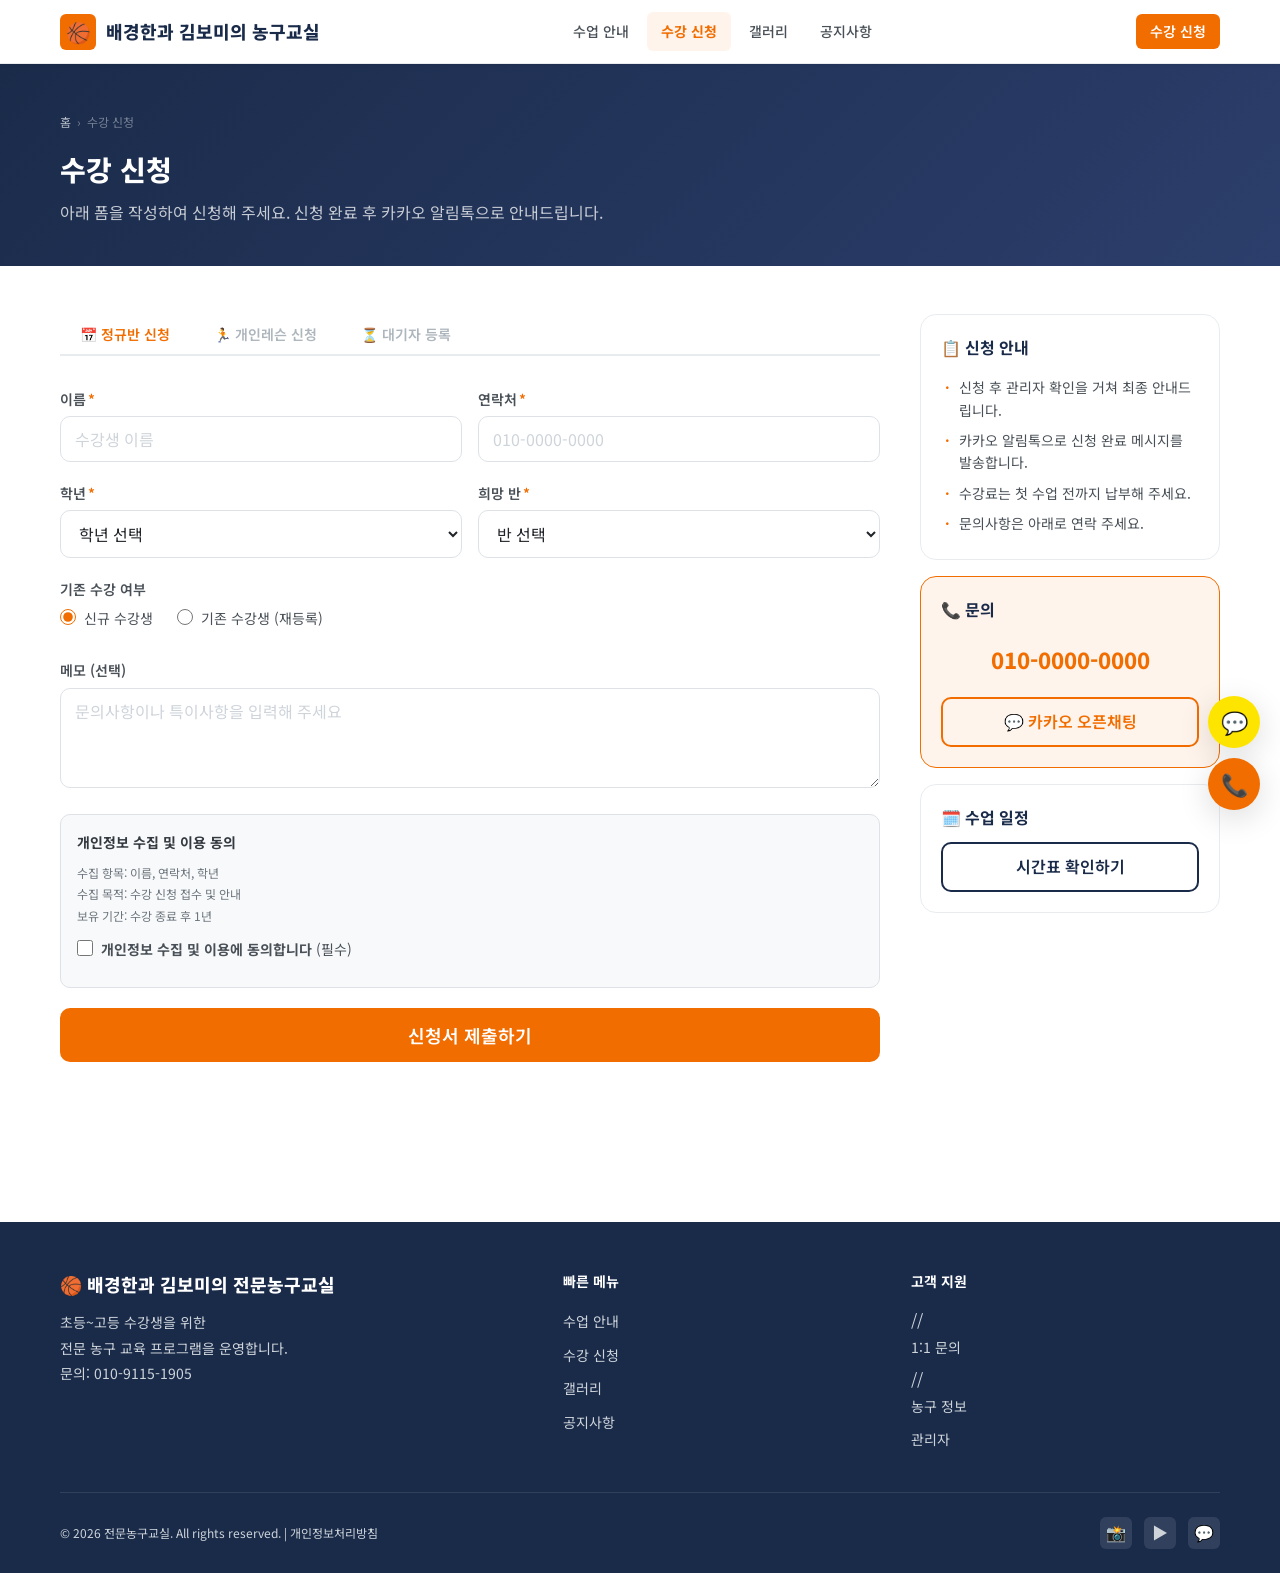
<file: v1/apply/index.html>
<!DOCTYPE html>
<html lang="ko">
<head>
  <meta charset="UTF-8">
  <meta name="viewport" content="width=device-width, initial-scale=1.0">
  <title>수강 신청 — 전문농구교실</title>
  <link rel="preconnect" href="https://fonts.googleapis.com">
  <link href="https://fonts.googleapis.com/css2?family=Noto+Sans+KR:wght@400;500;600;700;800&display=swap" rel="stylesheet">
  <link rel="stylesheet" href="../assets/css/common.css">
  <link rel="stylesheet" href="../assets/css/components.css">
  <link rel="stylesheet" href="../assets/css/pages/apply.css">
</head>
<body>
  <div id="header-placeholder"></div>
  <main>
    <section class="page-hero">
      <div class="container">
        <div class="breadcrumb"><a href="../">홈</a><span>›</span><span>수강 신청</span></div>
        <h1>수강 신청</h1>
        <p>아래 폼을 작성하여 신청해 주세요. 신청 완료 후 카카오 알림톡으로 안내드립니다.</p>
      </div>
    </section>
    <div class="container apply-wrap">
      <div class="apply-main">
        <!-- 신청 타입 탭 -->
        <div class="tab-wrap">
          <button class="tab-item active" data-tab="regular">📅 정규반 신청</button>
          <button class="tab-item" data-tab="lesson">🏃 개인레슨 신청</button>
          <button class="tab-item" data-tab="waitlist">⏳ 대기자 등록</button>
        </div>

        <!-- 정규반 신청 폼 -->
        <div id="tab-regular" class="tab-content">
          <form id="applyForm" class="apply-form" novalidate>
            <div class="form-row">
              <div class="form-group">
                <label class="form-label">이름<span class="required">*</span></label>
                <input type="text" class="form-control" id="applyName" placeholder="수강생 이름">
              </div>
              <div class="form-group">
                <label class="form-label">연락처<span class="required">*</span></label>
                <input type="tel" class="form-control" id="applyPhone" placeholder="010-0000-0000">
              </div>
            </div>
            <div class="form-row">
              <div class="form-group">
                <label class="form-label">학년<span class="required">*</span></label>
                <select class="form-control" id="applyGrade">
                  <option value="">학년 선택</option>
                  <option>초등 1학년</option><option>초등 2학년</option><option>초등 3학년</option>
                  <option>초등 4학년</option><option>초등 5학년</option><option>초등 6학년</option>
                  <option>중학교 1학년</option><option>중학교 2학년</option><option>중학교 3학년</option>
                  <option>고등학교 1학년</option><option>고등학교 2학년</option><option>고등학교 3학년</option>
                </select>
              </div>
              <div class="form-group">
                <label class="form-label">희망 반<span class="required">*</span></label>
                <select class="form-control" id="applyClass">
                  <option value="">반 선택</option>
                  <option value="1">초등 기초반 A (화·목 16:00)</option>
                  <option value="2">초등 기초반 B (월·수 16:00)</option>
                  <option value="3">초등 심화반 (화·목·토 17:30)</option>
                  <option value="4">중등반 (월·수·금 18:00)</option>
                  <option value="5">고등반 (화·목 20:00)</option>
                </select>
              </div>
            </div>
            <div class="form-group">
              <label class="form-label">기존 수강 여부</label>
              <div class="form-check-wrap">
                <div class="form-check">
                  <input type="radio" name="existing" id="existNo" value="no" checked>
                  <label for="existNo">신규 수강생</label>
                </div>
                <div class="form-check">
                  <input type="radio" name="existing" id="existYes" value="yes">
                  <label for="existYes">기존 수강생 (재등록)</label>
                </div>
              </div>
            </div>
            <div class="form-group">
              <label class="form-label">메모 (선택)</label>
              <textarea class="form-control" id="applyMemo" placeholder="문의사항이나 특이사항을 입력해 주세요" rows="3"></textarea>
            </div>
            <div class="form-group privacy-box">
              <p class="privacy-title">개인정보 수집 및 이용 동의</p>
              <div class="privacy-content">
                수집 항목: 이름, 연락처, 학년<br>
                수집 목적: 수강 신청 접수 및 안내<br>
                보유 기간: 수강 종료 후 1년
              </div>
              <div class="form-check" style="margin-top:12px">
                <input type="checkbox" id="privacyAgree">
                <label for="privacyAgree"><strong>개인정보 수집 및 이용에 동의합니다</strong> (필수)</label>
              </div>
            </div>
            <button type="submit" class="btn btn-primary btn-lg btn-full">신청서 제출하기</button>
          </form>
        </div>

        <!-- 개인레슨 신청 폼 -->
        <div id="tab-lesson" class="tab-content" style="display:none">
          <form id="lessonForm" class="apply-form" novalidate>
            <div class="form-row">
              <div class="form-group">
                <label class="form-label">이름<span class="required">*</span></label>
                <input type="text" class="form-control" id="lessonName" placeholder="수강생 이름">
              </div>
              <div class="form-group">
                <label class="form-label">연락처<span class="required">*</span></label>
                <input type="tel" class="form-control" id="lessonPhone" placeholder="010-0000-0000">
              </div>
            </div>
            <div class="form-row">
              <div class="form-group">
                <label class="form-label">희망 코치<span class="required">*</span></label>
                <select class="form-control" id="lessonCoach">
                  <option value="">코치 선택</option>
                  <option>김민준 코치 (가드 전문)</option>
                  <option>이서연 코치 (포워드·체력)</option>
                  <option>박동현 코치 (센터·수비)</option>
                </select>
              </div>
              <div class="form-group">
                <label class="form-label">학년</label>
                <input type="text" class="form-control" id="lessonGrade" placeholder="예: 초등 5학년">
              </div>
            </div>
            <div class="form-row">
              <div class="form-group">
                <label class="form-label">희망 날짜<span class="required">*</span></label>
                <input type="date" class="form-control" id="lessonDate">
              </div>
              <div class="form-group">
                <label class="form-label">희망 시간<span class="required">*</span></label>
                <input type="time" class="form-control" id="lessonTime">
              </div>
            </div>
            <div class="form-group">
              <label class="form-label">레슨 목적 / 요청사항</label>
              <textarea class="form-control" id="lessonMemo" placeholder="집중적으로 개선하고 싶은 부분을 알려주세요" rows="3"></textarea>
            </div>
            <div class="form-group privacy-box">
              <p class="privacy-title">개인정보 수집 및 이용 동의</p>
              <div class="privacy-content">수집 항목: 이름, 연락처 / 수집 목적: 레슨 신청 접수 / 보유 기간: 수강 종료 후 1년</div>
              <div class="form-check" style="margin-top:12px">
                <input type="checkbox" id="lessonPrivacy">
                <label for="lessonPrivacy"><strong>개인정보 수집 및 이용에 동의합니다</strong> (필수)</label>
              </div>
            </div>
            <button type="submit" class="btn btn-primary btn-lg btn-full">레슨 신청하기</button>
          </form>
        </div>

        <!-- 대기자 등록 -->
        <div id="tab-waitlist" class="tab-content" style="display:none">
          <div class="waitlist-notice">
            <p>⏳ 선택한 반의 정원이 마감되었습니다.<br>대기자로 등록하시면 자리가 생길 때 카카오 알림톡으로 안내드립니다.</p>
          </div>
          <form id="waitlistForm" class="apply-form" novalidate>
            <div class="form-row">
              <div class="form-group">
                <label class="form-label">이름<span class="required">*</span></label>
                <input type="text" class="form-control" id="waitName" placeholder="수강생 이름">
              </div>
              <div class="form-group">
                <label class="form-label">연락처<span class="required">*</span></label>
                <input type="tel" class="form-control" id="waitPhone" placeholder="010-0000-0000">
              </div>
            </div>
            <div class="form-group">
              <label class="form-label">대기 희망 반<span class="required">*</span></label>
              <select class="form-control" id="waitClass">
                <option value="">반 선택</option>
                <option value="1">초등 기초반 A (마감)</option>
                <option value="4">중등반 (마감)</option>
              </select>
            </div>
            <div class="form-group">
              <label class="form-label">학년</label>
              <input type="text" class="form-control" id="waitGrade" placeholder="예: 초등 3학년">
            </div>
            <div class="form-group privacy-box">
              <p class="privacy-title">개인정보 수집 및 이용 동의</p>
              <div class="privacy-content">수집 항목: 이름, 연락처 / 수집 목적: 대기자 등록 및 안내 / 보유 기간: 대기 취소 시까지</div>
              <div class="form-check" style="margin-top:12px">
                <input type="checkbox" id="waitPrivacy">
                <label for="waitPrivacy"><strong>개인정보 수집 및 이용에 동의합니다</strong> (필수)</label>
              </div>
            </div>
            <button type="submit" class="btn btn-outline btn-lg btn-full">대기자 등록하기</button>
          </form>
        </div>
      </div>

      <!-- 사이드 안내 -->
      <aside class="apply-aside">
        <div class="aside-box">
          <h3>📋 신청 안내</h3>
          <ul>
            <li>신청 후 관리자 확인을 거쳐 최종 안내드립니다.</li>
            <li>카카오 알림톡으로 신청 완료 메시지를 발송합니다.</li>
            <li>수강료는 첫 수업 전까지 납부해 주세요.</li>
            <li>문의사항은 아래로 연락 주세요.</li>
          </ul>
        </div>
        <div class="aside-box aside-contact">
          <h3>📞 문의</h3>
          <a href="tel:010-0000-0000" class="contact-phone">010-0000-0000</a>
          <a href="https://open.kakao.com/" target="_blank" class="btn btn-outline btn-full" style="margin-top:12px">💬 카카오 오픈채팅</a>
        </div>
        <div class="aside-box">
          <h3>🗓️ 수업 일정</h3>
          <a href="../schedule/" class="btn btn-outline-navy btn-full">시간표 확인하기</a>
        </div>
      </aside>
    </div>
  </main>

  <!-- 신청 완료 모달 -->
  <div class="modal-overlay" id="successModal">
    <div class="modal" style="text-align:center">
      <div style="font-size:64px;margin-bottom:16px">🎉</div>
      <h3 class="modal-title" style="justify-content:center;margin-bottom:12px" id="successTitle">신청 완료!</h3>
      <p id="successMsg" style="color:var(--gray-600);font-size:14px;line-height:1.8;margin-bottom:24px"></p>
      <button class="btn btn-primary btn-full" onclick="Utils.closeModal('successModal')">확인</button>
    </div>
  </div>

  <div id="footer-placeholder"></div>
  <script src="../assets/js/common.js"></script>
  <script src="../assets/js/pages/apply.js"></script>
</body>
</html>
</file>
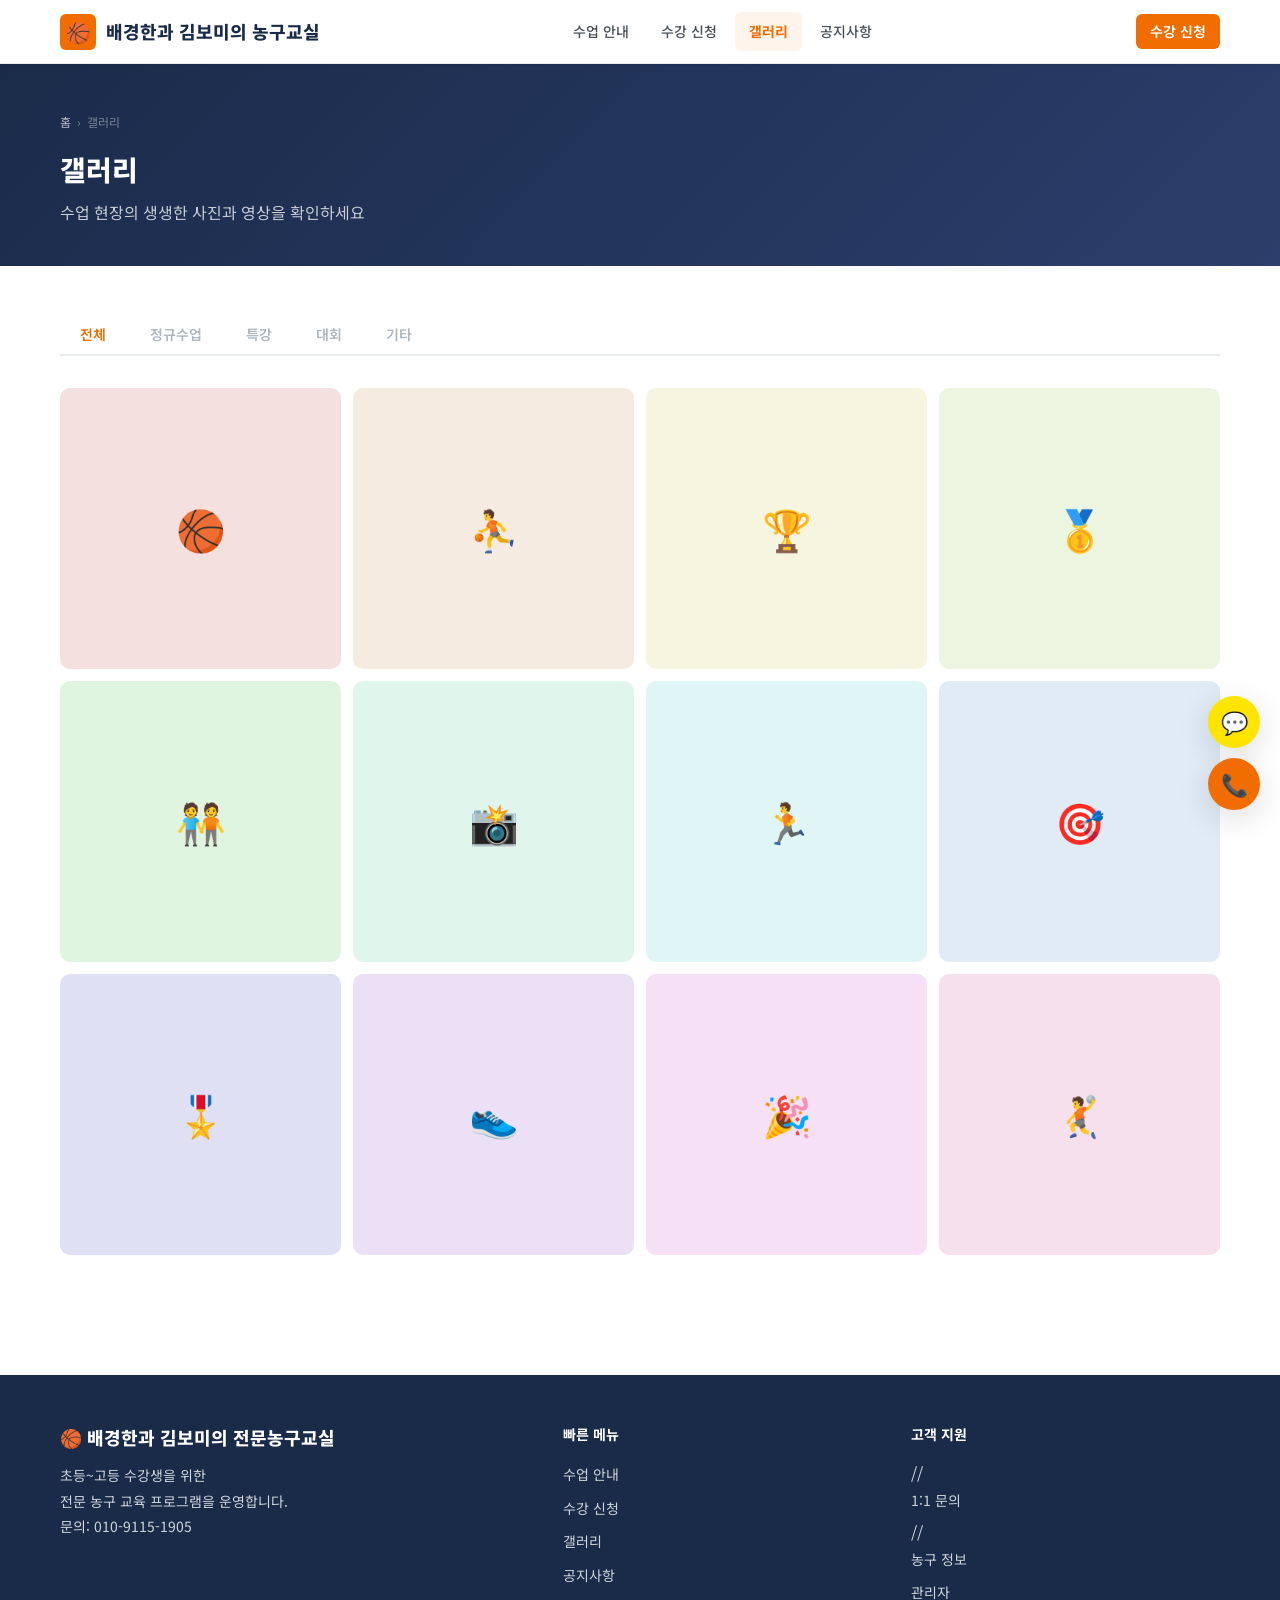
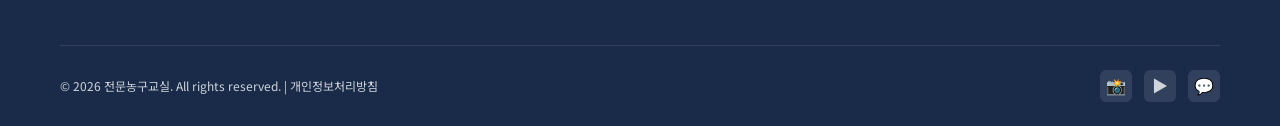
<file: v1/gallery/index.html>
<!DOCTYPE html>
<html lang="ko">
<head>
  <meta charset="UTF-8">
  <meta name="viewport" content="width=device-width, initial-scale=1.0">
  <title>갤러리 — 전문농구교실</title>
  <link rel="preconnect" href="https://fonts.googleapis.com">
  <link href="https://fonts.googleapis.com/css2?family=Noto+Sans+KR:wght@400;500;600;700;800&display=swap" rel="stylesheet">
  <link rel="stylesheet" href="../assets/css/common.css">
  <link rel="stylesheet" href="../assets/css/components.css">
  <link rel="stylesheet" href="../assets/css/pages/gallery.css">
</head>
<body>
  <div id="header-placeholder"></div>
  <main>
    <section class="page-hero">
      <div class="container">
        <div class="breadcrumb"><a href="../">홈</a><span>›</span><span>갤러리</span></div>
        <h1>갤러리</h1>
        <p>수업 현장의 생생한 사진과 영상을 확인하세요</p>
      </div>
    </section>
    <div class="container">
      <div class="tab-wrap" id="galleryTabs">
        <button class="tab-item active" data-cat="all">전체</button>
        <button class="tab-item" data-cat="regular">정규수업</button>
        <button class="tab-item" data-cat="special">특강</button>
        <button class="tab-item" data-cat="tournament">대회</button>
        <button class="tab-item" data-cat="etc">기타</button>
      </div>
      <div class="gallery-grid" id="galleryGrid"></div>
      <div class="pagination" id="galleryPager"></div>
    </div>
  </main>

  <!-- 라이트박스 -->
  <div class="modal-overlay" id="lightbox" onclick="closeLightbox(event)">
    <div class="lightbox-inner">
      <button class="lightbox-close" onclick="Utils.closeModal('lightbox')">✕</button>
      <div class="lightbox-img" id="lightboxImg"></div>
      <div class="lightbox-caption" id="lightboxCaption"></div>
      <div class="lightbox-nav">
        <button onclick="lightboxNav(-1)">◀</button>
        <button onclick="lightboxNav(1)">▶</button>
      </div>
    </div>
  </div>

  <div id="footer-placeholder"></div>
  <script src="../assets/js/common.js"></script>
  <script src="../assets/js/pages/gallery.js"></script>
</body>
</html>
</file>
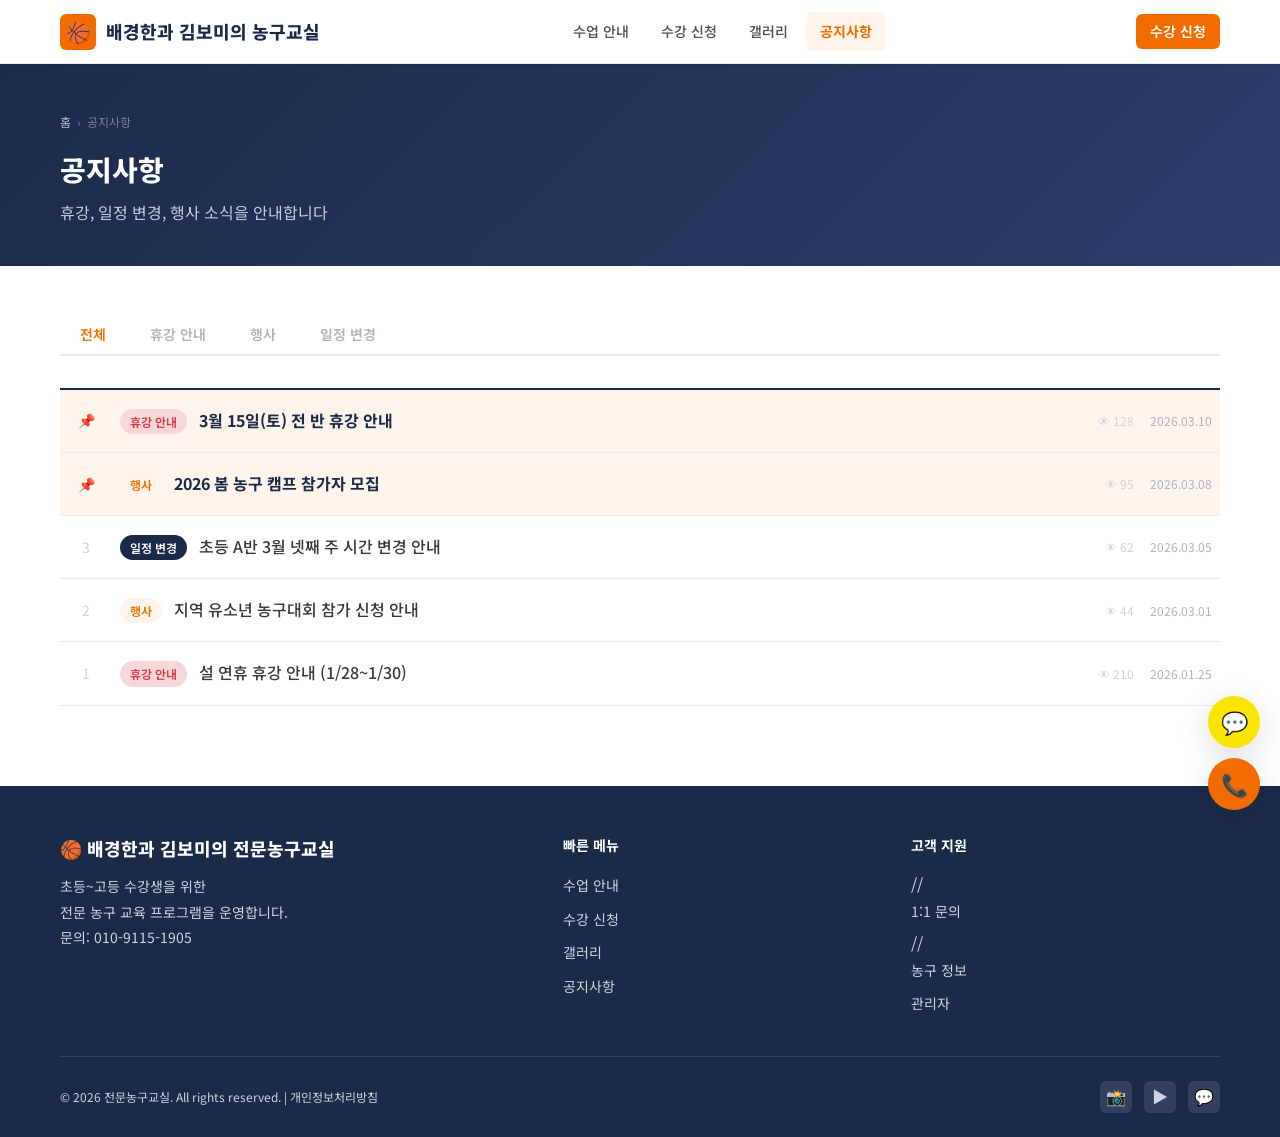
<file: v1/notice/index.html>
<!DOCTYPE html>
<html lang="ko">
<head>
  <meta charset="UTF-8">
  <meta name="viewport" content="width=device-width, initial-scale=1.0">
  <title>공지사항 — 전문농구교실</title>
  <link rel="preconnect" href="https://fonts.googleapis.com">
  <link href="https://fonts.googleapis.com/css2?family=Noto+Sans+KR:wght@400;500;600;700;800&display=swap" rel="stylesheet">
  <link rel="stylesheet" href="../assets/css/common.css">
  <link rel="stylesheet" href="../assets/css/components.css">
  <link rel="stylesheet" href="../assets/css/pages/notice.css">
</head>
<body>
  <div id="header-placeholder"></div>
  <main>
    <section class="page-hero">
      <div class="container">
        <div class="breadcrumb"><a href="../">홈</a><span>›</span><span>공지사항</span></div>
        <h1>공지사항</h1>
        <p>휴강, 일정 변경, 행사 소식을 안내합니다</p>
      </div>
    </section>
    <div class="container">
      <div class="tab-wrap" id="noticeTabs">
        <button class="tab-item active" data-cat="all">전체</button>
        <button class="tab-item" data-cat="holiday">휴강 안내</button>
        <button class="tab-item" data-cat="event">행사</button>
        <button class="tab-item" data-cat="change">일정 변경</button>
      </div>
      <div class="notice-board" id="noticeBoard"></div>
    </div>

    <!-- 공지 상세 모달 -->
    <div class="modal-overlay" id="noticeModal">
      <div class="modal" style="max-width:680px">
        <div class="modal-header">
          <h3 class="modal-title" id="noticeModalTitle"></h3>
          <button class="modal-close" onclick="Utils.closeModal('noticeModal')">✕</button>
        </div>
        <div class="notice-detail-meta" id="noticeDetailMeta"></div>
        <div class="notice-detail-body" id="noticeDetailBody"></div>
      </div>
    </div>
  </main>
  <div id="footer-placeholder"></div>
  <script src="../assets/js/common.js"></script>
  <script src="../assets/js/pages/notice.js"></script>
</body>
</html>
</file>
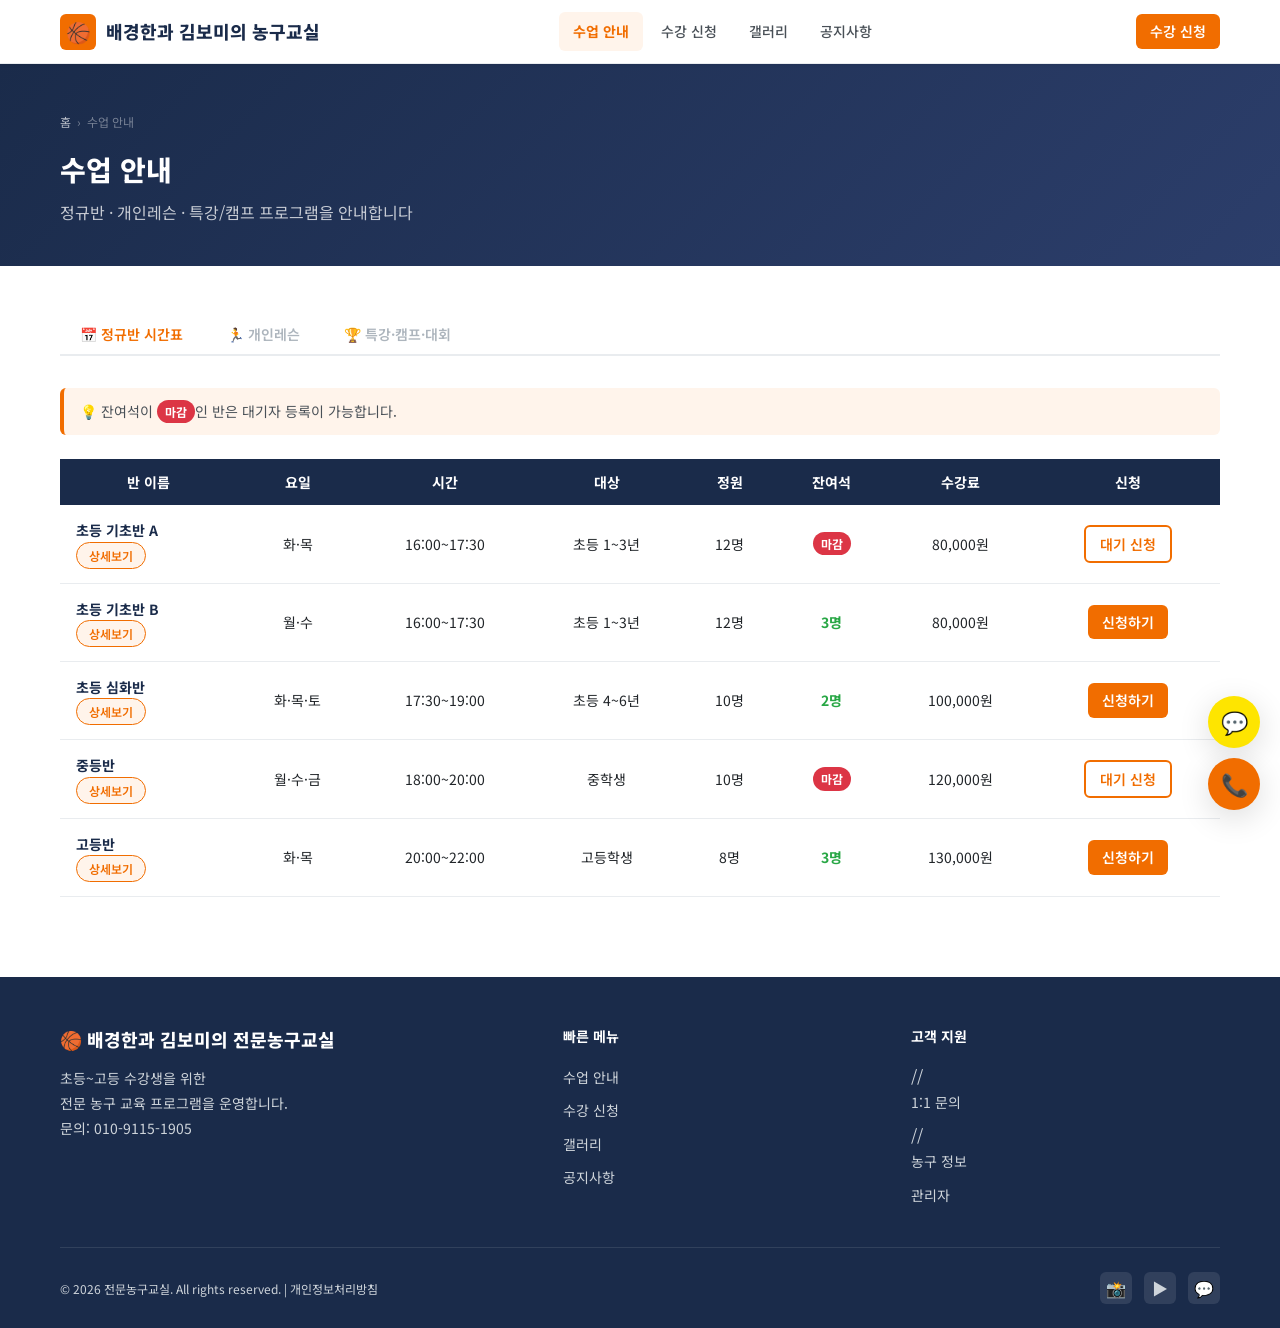
<file: v1/schedule/index.html>
<!DOCTYPE html>
<html lang="ko">
<head>
  <meta charset="UTF-8">
  <meta name="viewport" content="width=device-width, initial-scale=1.0">
  <title>수업 안내 — 전문농구교실</title>
  <link rel="preconnect" href="https://fonts.googleapis.com">
  <link href="https://fonts.googleapis.com/css2?family=Noto+Sans+KR:wght@400;500;600;700;800&display=swap" rel="stylesheet">
  <link rel="stylesheet" href="../assets/css/common.css">
  <link rel="stylesheet" href="../assets/css/components.css">
  <link rel="stylesheet" href="../assets/css/pages/schedule.css">
</head>
<body>
  <div id="header-placeholder"></div>
  <main>
    <section class="page-hero">
      <div class="container">
        <div class="breadcrumb"><a href="../">홈</a><span>›</span><span>수업 안내</span></div>
        <h1>수업 안내</h1>
        <p>정규반 · 개인레슨 · 특강/캠프 프로그램을 안내합니다</p>
      </div>
    </section>
    <div class="container">
      <div class="tab-wrap">
        <button class="tab-item active" data-tab="regular">📅 정규반 시간표</button>
        <button class="tab-item" data-tab="lesson">🏃 개인레슨</button>
        <button class="tab-item" data-tab="camp" id="camp">🏆 특강·캠프·대회</button>
      </div>

      <!-- 정규반 -->
      <div id="tab-regular" class="tab-content">
        <div class="schedule-info">
          <p>💡 잔여석이 <span class="tag-closed">마감</span>인 반은 대기자 등록이 가능합니다.</p>
        </div>
        <div class="schedule-table-wrap">
          <table class="schedule-table" id="scheduleTable"></table>
        </div>
      </div>

      <!-- 개인레슨 -->
      <div id="tab-lesson" class="tab-content" style="display:none">
        <div class="coaches-lesson-grid" id="lessonCoachGrid"></div>
      </div>

      <!-- 특강/캠프 -->
      <div id="tab-camp" class="tab-content" style="display:none">
        <div class="camp-list" id="campList"></div>
      </div>
    </div>
  </main>

  <!-- 반별 상세 모달 -->
  <div class="modal-overlay" id="classModal">
    <div class="modal">
      <div class="modal-header">
        <h3 class="modal-title" id="modalTitle">반 상세 안내</h3>
        <button class="modal-close" onclick="Utils.closeModal('classModal')">✕</button>
      </div>
      <div id="modalBody"></div>
      <div style="margin-top:24px">
        <a href="../apply/" class="btn btn-primary btn-full" id="modalApplyBtn">이 반 신청하기</a>
      </div>
    </div>
  </div>

  <div id="footer-placeholder"></div>
  <script src="../assets/js/common.js"></script>
  <script src="../assets/js/pages/schedule.js"></script>
</body>
</html>
</file>
<file: v1/assets/css/common.css>
/* =============================================
   COMMON.CSS — 전역 변수 및 리셋
   ============================================= */

:root {
  --primary: #F16D00;
  --primary-dark: #C85A00;
  --primary-light: #FF8C2A;
  --primary-bg: #FFF4EB;
  --navy: #1A2B4A;
  --navy-light: #2C3E6B;
  --gray-100: #F8F9FA;
  --gray-200: #E9ECEF;
  --gray-300: #DEE2E6;
  --gray-400: #CED4DA;
  --gray-500: #ADB5BD;
  --gray-600: #6C757D;
  --gray-700: #495057;
  --gray-800: #343A40;
  --gray-900: #212529;
  --white: #FFFFFF;
  --black: #000000;
  --success: #28A745;
  --warning: #FFC107;
  --danger: #DC3545;
  --info: #17A2B8;
  --font-base: 'Noto Sans KR', 'Apple SD Gothic Neo', sans-serif;
  --font-size-base: 16px;
  --font-size-sm: 14px;
  --font-size-xs: 12px;
  --font-size-lg: 18px;
  --font-size-xl: 22px;
  --font-size-2xl: 28px;
  --font-size-3xl: 36px;
  --radius-sm: 6px;
  --radius-md: 10px;
  --radius-lg: 16px;
  --radius-full: 9999px;
  --shadow-sm: 0 1px 4px rgba(0,0,0,0.08);
  --shadow-md: 0 4px 16px rgba(0,0,0,0.10);
  --shadow-lg: 0 8px 32px rgba(0,0,0,0.14);
  --transition: 0.2s ease;
  --header-height: 64px;
  --container-max: 1200px;
}

*, *::before, *::after { box-sizing: border-box; margin: 0; padding: 0; }

html { font-size: var(--font-size-base); scroll-behavior: smooth; }

body {
  font-family: var(--font-base);
  color: var(--gray-900);
  background: var(--white);
  line-height: 1.6;
  min-height: 100vh;
  padding-top: var(--header-height);
}

a { color: inherit; text-decoration: none; }
ul, ol { list-style: none; }
img { max-width: 100%; display: block; }
button { cursor: pointer; border: none; background: none; font-family: inherit; }
input, select, textarea { font-family: inherit; font-size: var(--font-size-base); }

.container {
  max-width: var(--container-max);
  margin: 0 auto;
  padding: 0 20px;
}

.sr-only {
  position: absolute; width: 1px; height: 1px;
  padding: 0; margin: -1px; overflow: hidden;
  clip: rect(0,0,0,0); white-space: nowrap; border: 0;
}

/* 공통 섹션 타이틀 */
.section-title {
  font-size: var(--font-size-2xl);
  font-weight: 700;
  color: var(--navy);
  margin-bottom: 8px;
}
.section-subtitle {
  font-size: var(--font-size-base);
  color: var(--gray-600);
  margin-bottom: 40px;
}
.section-header { text-align: center; margin-bottom: 48px; }

/* 공통 배지 */
.badge {
  display: inline-block;
  padding: 3px 10px;
  border-radius: var(--radius-full);
  font-size: var(--font-size-xs);
  font-weight: 600;
}
.badge-primary { background: var(--primary-bg); color: var(--primary); }
.badge-navy { background: var(--navy); color: var(--white); }
.badge-success { background: #D4EDDA; color: var(--success); }
.badge-danger { background: #F8D7DA; color: var(--danger); }
.badge-warning { background: #FFF3CD; color: #856404; }

/* 공통 태그 */
.tag-closed {
  display: inline-block;
  padding: 2px 8px;
  background: var(--danger);
  color: var(--white);
  border-radius: var(--radius-full);
  font-size: var(--font-size-xs);
  font-weight: 700;
}
.tag-open {
  display: inline-block;
  padding: 2px 8px;
  background: var(--success);
  color: var(--white);
  border-radius: var(--radius-full);
  font-size: var(--font-size-xs);
  font-weight: 700;
}

/* 공통 divider */
.divider { border: none; border-top: 1px solid var(--gray-200); margin: 32px 0; }

/* 반응형 유틸 */
@media (max-width: 768px) {
  .hide-mobile { display: none !important; }
  .section-title { font-size: var(--font-size-xl); }
  .section-header { margin-bottom: 32px; }
}
@media (min-width: 769px) {
  .hide-pc { display: none !important; }
}
</file>
<file: v1/assets/css/components.css>
/* =============================================
   COMPONENTS.CSS — 헤더, 푸터, 버튼, 카드, 폼
   ============================================= */

/* ── 버튼 ── */
.btn {
  display: inline-flex;
  align-items: center;
  justify-content: center;
  gap: 6px;
  padding: 10px 22px;
  border-radius: var(--radius-md);
  font-size: var(--font-size-base);
  font-weight: 600;
  transition: background var(--transition), transform var(--transition), box-shadow var(--transition);
  cursor: pointer;
  border: none;
  white-space: nowrap;
}
.btn:active { transform: scale(0.97); }
.btn-primary { background: var(--primary); color: var(--white); }
.btn-primary:hover { background: var(--primary-dark); box-shadow: var(--shadow-md); }
.btn-navy { background: var(--navy); color: var(--white); }
.btn-navy:hover { background: var(--navy-light); box-shadow: var(--shadow-md); }
.btn-outline { background: transparent; border: 2px solid var(--primary); color: var(--primary); }
.btn-outline:hover { background: var(--primary-bg); }
.btn-outline-navy { background: transparent; border: 2px solid var(--navy); color: var(--navy); }
.btn-outline-navy:hover { background: var(--navy); color: var(--white); }
.btn-ghost { background: transparent; color: var(--gray-700); }
.btn-ghost:hover { background: var(--gray-100); }
.btn-sm { padding: 6px 14px; font-size: var(--font-size-sm); border-radius: var(--radius-sm); }
.btn-lg { padding: 14px 32px; font-size: var(--font-size-lg); }
.btn-full { width: 100%; }
.btn:disabled { opacity: 0.5; cursor: not-allowed; pointer-events: none; }

/* ── 헤더 ── */
#site-header {
  position: fixed;
  top: 0; left: 0; right: 0;
  height: var(--header-height);
  background: var(--white);
  border-bottom: 1px solid var(--gray-200);
  z-index: 1000;
  box-shadow: var(--shadow-sm);
}
.header-inner {
  max-width: var(--container-max);
  margin: 0 auto;
  padding: 0 20px;
  height: 100%;
  display: flex;
  align-items: center;
  justify-content: space-between;
}
.header-logo {
  display: flex;
  align-items: center;
  gap: 10px;
  font-size: var(--font-size-lg);
  font-weight: 800;
  color: var(--navy);
}
.header-logo .logo-icon {
  width: 36px; height: 36px;
  background: var(--primary);
  border-radius: var(--radius-sm);
  display: flex; align-items: center; justify-content: center;
  color: var(--white);
  font-size: 20px;
}
.header-nav { display: flex; align-items: center; gap: 4px; }
.header-nav a {
  padding: 8px 14px;
  border-radius: var(--radius-sm);
  font-size: var(--font-size-sm);
  font-weight: 500;
  color: var(--gray-700);
  transition: background var(--transition), color var(--transition);
}
.header-nav a:hover,
.header-nav a.active { background: var(--primary-bg); color: var(--primary); font-weight: 700; }
.header-cta { margin-left: 12px; }

/* 모바일 햄버거 */
.header-menu-btn {
  display: none;
  width: 36px; height: 36px;
  flex-direction: column;
  justify-content: center;
  align-items: center;
  gap: 5px;
  border-radius: var(--radius-sm);
  background: transparent;
  border: none;
  cursor: pointer;
}
.header-menu-btn span {
  display: block;
  width: 22px; height: 2px;
  background: var(--gray-800);
  border-radius: 2px;
  transition: transform 0.2s, opacity 0.2s;
}
.header-menu-btn.open span:nth-child(1) { transform: translateY(7px) rotate(45deg); }
.header-menu-btn.open span:nth-child(2) { opacity: 0; }
.header-menu-btn.open span:nth-child(3) { transform: translateY(-7px) rotate(-45deg); }

/* 모바일 드롭다운 메뉴 */
.mobile-menu {
  display: none;
  position: fixed;
  top: var(--header-height);
  left: 0; right: 0;
  background: var(--white);
  border-bottom: 1px solid var(--gray-200);
  z-index: 999;
  padding: 12px 20px 20px;
  box-shadow: var(--shadow-md);
}
.mobile-menu.open { display: block; }
.mobile-menu a {
  display: block;
  padding: 12px 4px;
  font-size: var(--font-size-base);
  font-weight: 500;
  color: var(--gray-800);
  border-bottom: 1px solid var(--gray-100);
}
.mobile-menu a:last-child { border-bottom: none; }
.mobile-menu a.active { color: var(--primary); font-weight: 700; }
.mobile-menu .mobile-cta { margin-top: 16px; }

@media (max-width: 768px) {
  .header-nav, .header-cta { display: none; }
  .header-menu-btn { display: flex; }
}

/* ── 푸터 ── */
#site-footer {
  background: var(--navy);
  color: var(--gray-400);
  padding: 48px 0 24px;
  margin-top: 80px;
}
.footer-inner {
  max-width: var(--container-max);
  margin: 0 auto;
  padding: 0 20px;
}
.footer-top {
  display: grid;
  grid-template-columns: 1.5fr 1fr 1fr;
  gap: 40px;
  padding-bottom: 32px;
  border-bottom: 1px solid rgba(255,255,255,0.1);
}
.footer-brand .footer-logo {
  font-size: var(--font-size-lg);
  font-weight: 800;
  color: var(--white);
  margin-bottom: 12px;
  display: flex;
  align-items: center;
  gap: 8px;
}
.footer-brand p { font-size: var(--font-size-sm); line-height: 1.8; }
.footer-col h4 { color: var(--white); font-size: var(--font-size-sm); font-weight: 700; margin-bottom: 16px; }
.footer-col ul li { margin-bottom: 8px; }
.footer-col ul li a { font-size: var(--font-size-sm); transition: color var(--transition); }
.footer-col ul li a:hover { color: var(--primary-light); }
.footer-bottom {
  padding-top: 24px;
  display: flex;
  align-items: center;
  justify-content: space-between;
  flex-wrap: wrap;
  gap: 12px;
}
.footer-bottom p { font-size: var(--font-size-xs); }
.footer-sns { display: flex; gap: 12px; }
.footer-sns a {
  width: 32px; height: 32px;
  background: rgba(255,255,255,0.1);
  border-radius: var(--radius-sm);
  display: flex; align-items: center; justify-content: center;
  font-size: 16px;
  transition: background var(--transition);
}
.footer-sns a:hover { background: var(--primary); }

@media (max-width: 768px) {
  .footer-top { grid-template-columns: 1fr; gap: 24px; }
  .footer-bottom { flex-direction: column; text-align: center; }
}

/* ── 플로팅 버튼 ── */
.floating-wrap {
  position: fixed;
  bottom: 28px;
  right: 20px;
  display: flex;
  flex-direction: column;
  gap: 10px;
  z-index: 900;
}
.floating-btn {
  width: 52px; height: 52px;
  border-radius: var(--radius-full);
  display: flex; align-items: center; justify-content: center;
  font-size: 22px;
  box-shadow: var(--shadow-lg);
  transition: transform var(--transition), box-shadow var(--transition);
  border: none;
  cursor: pointer;
  text-decoration: none;
}
.floating-btn:hover { transform: scale(1.08); }
.floating-kakao { background: #FEE500; color: #3C1E1E; }
.floating-call { background: var(--primary); color: var(--white); }
.floating-top { background: var(--navy); color: var(--white); font-size: 16px; }

/* ── 카드 ── */
.card {
  background: var(--white);
  border-radius: var(--radius-lg);
  box-shadow: var(--shadow-sm);
  overflow: hidden;
  transition: box-shadow var(--transition), transform var(--transition);
  border: 1px solid var(--gray-200);
}
.card:hover { box-shadow: var(--shadow-md); transform: translateY(-2px); }
.card-img { width: 100%; aspect-ratio: 16/9; object-fit: cover; }
.card-body { padding: 20px; }
.card-title { font-size: var(--font-size-base); font-weight: 700; color: var(--gray-900); margin-bottom: 8px; }
.card-meta { font-size: var(--font-size-xs); color: var(--gray-500); display: flex; gap: 12px; }

/* ── 폼 ── */
.form-group { margin-bottom: 20px; }
.form-label {
  display: block;
  font-size: var(--font-size-sm);
  font-weight: 600;
  color: var(--gray-700);
  margin-bottom: 6px;
}
.form-label .required { color: var(--primary); margin-left: 2px; }
.form-control {
  width: 100%;
  padding: 10px 14px;
  border: 1.5px solid var(--gray-300);
  border-radius: var(--radius-md);
  font-size: var(--font-size-base);
  color: var(--gray-900);
  background: var(--white);
  transition: border-color var(--transition), box-shadow var(--transition);
  outline: none;
}
.form-control:focus {
  border-color: var(--primary);
  box-shadow: 0 0 0 3px rgba(241,109,0,0.12);
}
.form-control::placeholder { color: var(--gray-400); }
textarea.form-control { resize: vertical; min-height: 100px; }
.form-hint { font-size: var(--font-size-xs); color: var(--gray-500); margin-top: 4px; }
.form-error { font-size: var(--font-size-xs); color: var(--danger); margin-top: 4px; }

/* 체크박스/라디오 */
.form-check { display: flex; align-items: flex-start; gap: 8px; margin-bottom: 10px; }
.form-check input[type="checkbox"],
.form-check input[type="radio"] { width: 16px; height: 16px; accent-color: var(--primary); margin-top: 2px; flex-shrink: 0; }
.form-check label { font-size: var(--font-size-sm); color: var(--gray-700); cursor: pointer; }

/* ── 페이지 히어로 (서브페이지 상단) ── */
.page-hero {
  background: linear-gradient(135deg, var(--navy) 0%, var(--navy-light) 100%);
  color: var(--white);
  padding: 48px 0 40px;
  margin-bottom: 48px;
}
.page-hero h1 { font-size: var(--font-size-2xl); font-weight: 800; margin-bottom: 8px; }
.page-hero p { font-size: var(--font-size-base); opacity: 0.75; }

/* ── 브레드크럼 ── */
.breadcrumb {
  display: flex;
  align-items: center;
  gap: 6px;
  font-size: var(--font-size-xs);
  color: rgba(255,255,255,0.6);
  margin-bottom: 16px;
}
.breadcrumb a { color: rgba(255,255,255,0.7); }
.breadcrumb a:hover { color: var(--white); }
.breadcrumb span { color: rgba(255,255,255,0.4); }

/* ── 탭 ── */
.tab-wrap { display: flex; gap: 4px; border-bottom: 2px solid var(--gray-200); margin-bottom: 32px; overflow-x: auto; }
.tab-item {
  padding: 10px 20px;
  font-size: var(--font-size-sm);
  font-weight: 600;
  color: var(--gray-500);
  border-bottom: 2px solid transparent;
  margin-bottom: -2px;
  white-space: nowrap;
  cursor: pointer;
  background: none;
  border-top: none; border-left: none; border-right: none;
  transition: color var(--transition), border-color var(--transition);
}
.tab-item:hover { color: var(--primary); }
.tab-item.active { color: var(--primary); border-bottom-color: var(--primary); }

/* ── 빈 상태 ── */
.empty-state {
  text-align: center;
  padding: 60px 20px;
  color: var(--gray-500);
}
.empty-state .empty-icon { font-size: 48px; margin-bottom: 16px; }
.empty-state p { font-size: var(--font-size-base); }

/* ── 페이지네이션 ── */
.pagination {
  display: flex;
  justify-content: center;
  align-items: center;
  gap: 4px;
  margin-top: 40px;
}
.page-btn {
  width: 36px; height: 36px;
  border-radius: var(--radius-sm);
  display: flex; align-items: center; justify-content: center;
  font-size: var(--font-size-sm);
  font-weight: 600;
  color: var(--gray-600);
  background: var(--white);
  border: 1px solid var(--gray-300);
  cursor: pointer;
  transition: background var(--transition), color var(--transition);
}
.page-btn:hover,
.page-btn.active { background: var(--primary); color: var(--white); border-color: var(--primary); }

/* ── 모달 ── */
.modal-overlay {
  position: fixed;
  inset: 0;
  background: rgba(0,0,0,0.5);
  z-index: 2000;
  display: flex;
  align-items: center;
  justify-content: center;
  padding: 20px;
  opacity: 0;
  pointer-events: none;
  transition: opacity var(--transition);
}
.modal-overlay.open { opacity: 1; pointer-events: all; }
.modal {
  background: var(--white);
  border-radius: var(--radius-lg);
  max-width: 560px;
  width: 100%;
  max-height: 90vh;
  overflow-y: auto;
  padding: 32px;
  transform: translateY(20px);
  transition: transform var(--transition);
}
.modal-overlay.open .modal { transform: translateY(0); }
.modal-header {
  display: flex;
  align-items: center;
  justify-content: space-between;
  margin-bottom: 24px;
}
.modal-title { font-size: var(--font-size-xl); font-weight: 700; color: var(--navy); }
.modal-close {
  width: 32px; height: 32px;
  border-radius: var(--radius-sm);
  background: var(--gray-100);
  display: flex; align-items: center; justify-content: center;
  font-size: 18px;
  cursor: pointer;
  border: none;
  color: var(--gray-600);
}
.modal-close:hover { background: var(--gray-200); }
</file>
<file: v1/assets/css/pages/apply.css>
.apply-wrap {
  display: grid;
  grid-template-columns: 1fr 300px;
  gap: 40px;
  padding-bottom: 80px;
}
.apply-form { max-width: 100%; }
.form-row { display: grid; grid-template-columns: 1fr 1fr; gap: 16px; }
.form-check-wrap { display: flex; gap: 24px; flex-wrap: wrap; }
.privacy-box {
  background: var(--gray-100);
  border-radius: var(--radius-md);
  padding: 16px;
  border: 1px solid var(--gray-300);
}
.privacy-title { font-size: var(--font-size-sm); font-weight: 700; color: var(--gray-800); margin-bottom: 8px; }
.privacy-content { font-size: var(--font-size-xs); color: var(--gray-600); line-height: 1.8; }
.waitlist-notice {
  background: #FFF3CD;
  border-left: 4px solid var(--warning);
  padding: 16px;
  border-radius: var(--radius-sm);
  font-size: var(--font-size-sm);
  color: var(--gray-800);
  line-height: 1.7;
  margin-bottom: 24px;
}
.aside-box {
  background: var(--white);
  border: 1.5px solid var(--gray-200);
  border-radius: var(--radius-lg);
  padding: 20px;
  margin-bottom: 16px;
}
.aside-box h3 { font-size: var(--font-size-base); font-weight: 700; color: var(--navy); margin-bottom: 12px; }
.aside-box ul { padding-left: 4px; }
.aside-box ul li {
  font-size: var(--font-size-sm);
  color: var(--gray-700);
  padding: 4px 0;
  padding-left: 14px;
  position: relative;
  line-height: 1.6;
}
.aside-box ul li::before { content: '·'; position: absolute; left: 0; color: var(--primary); font-weight: 700; }
.aside-contact { background: var(--primary-bg); border-color: var(--primary); }
.contact-phone {
  display: block;
  font-size: var(--font-size-xl);
  font-weight: 800;
  color: var(--primary);
  text-align: center;
  padding: 8px 0;
}
@media (max-width: 768px) {
  .apply-wrap { grid-template-columns: 1fr; }
  .form-row { grid-template-columns: 1fr; }
  .apply-aside { order: -1; }
}
</file>
<file: v1/assets/css/pages/gallery.css>
.gallery-grid {
  display: grid;
  grid-template-columns: repeat(4, 1fr);
  gap: 12px;
  margin-bottom: 40px;
}
.g-item {
  aspect-ratio: 1;
  border-radius: var(--radius-md);
  overflow: hidden;
  position: relative;
  cursor: pointer;
  background: var(--gray-200);
  display: flex; align-items: center; justify-content: center;
  font-size: 40px;
  transition: transform var(--transition);
}
.g-item:hover { transform: scale(1.02); }
.g-item:hover .g-overlay { opacity: 1; }
.g-overlay {
  position: absolute; inset: 0;
  background: rgba(0,0,0,0.4);
  display: flex; flex-direction: column;
  align-items: center; justify-content: center;
  color: white; opacity: 0;
  transition: opacity var(--transition);
  gap: 4px;
}
.g-overlay .g-label { font-size: var(--font-size-xs); background: var(--primary); padding: 2px 8px; border-radius: var(--radius-full); }
.g-overlay .g-caption { font-size: var(--font-size-xs); text-align: center; padding: 0 8px; }

/* 라이트박스 */
.lightbox-inner {
  position: relative;
  max-width: 700px;
  width: 100%;
  background: var(--white);
  border-radius: var(--radius-lg);
  overflow: hidden;
  padding: 32px;
  text-align: center;
}
.lightbox-close {
  position: absolute; top: 12px; right: 12px;
  width: 32px; height: 32px;
  background: var(--gray-200); border-radius: 50%;
  display: flex; align-items: center; justify-content: center;
  font-size: 16px; cursor: pointer; border: none;
}
.lightbox-img { font-size: 100px; padding: 32px 0; background: var(--gray-100); border-radius: var(--radius-md); }
.lightbox-caption { margin-top: 16px; font-size: var(--font-size-sm); color: var(--gray-700); }
.lightbox-nav { display: flex; gap: 12px; justify-content: center; margin-top: 16px; }
.lightbox-nav button {
  padding: 8px 20px;
  background: var(--gray-200);
  border: none; border-radius: var(--radius-sm);
  cursor: pointer; font-size: 16px;
  transition: background var(--transition);
}
.lightbox-nav button:hover { background: var(--primary); color: white; }

@media (max-width: 768px) {
  .gallery-grid { grid-template-columns: repeat(2, 1fr); }
}
</file>
<file: v1/assets/css/pages/notice.css>
.notice-board { border-top: 2px solid var(--navy); margin-bottom: 40px; }
.notice-item {
  display: grid;
  grid-template-columns: auto 1fr auto auto;
  align-items: center;
  gap: 16px;
  padding: 18px 8px;
  border-bottom: 1px solid var(--gray-200);
  cursor: pointer;
  transition: background var(--transition);
}
.notice-item:hover { background: var(--gray-100); }
.notice-item.pinned { background: var(--primary-bg); }
.notice-item .num { font-size: var(--font-size-sm); color: var(--gray-400); width: 36px; text-align: center; }
.notice-item .pin-icon { color: var(--primary); }
.notice-item .title { font-size: var(--font-size-base); font-weight: 500; color: var(--gray-800); }
.notice-item.pinned .title { font-weight: 700; color: var(--navy); }
.notice-item .views { font-size: var(--font-size-xs); color: var(--gray-400); }
.notice-item .date { font-size: var(--font-size-xs); color: var(--gray-500); white-space: nowrap; }

.notice-detail-meta {
  display: flex; gap: 16px; flex-wrap: wrap;
  padding: 12px 0; border-bottom: 1px solid var(--gray-200);
  margin-bottom: 20px;
  font-size: var(--font-size-sm); color: var(--gray-500);
}
.notice-detail-body { font-size: var(--font-size-base); line-height: 1.8; color: var(--gray-800); }

@media (max-width: 600px) {
  .notice-item { grid-template-columns: auto 1fr auto; }
  .notice-item .views { display: none; }
}
</file>
<file: v1/assets/css/pages/schedule.css>
.schedule-info {
  background: var(--primary-bg);
  border-left: 4px solid var(--primary);
  padding: 12px 16px;
  border-radius: var(--radius-sm);
  font-size: var(--font-size-sm);
  color: var(--gray-700);
  margin-bottom: 24px;
}
.schedule-table-wrap { overflow-x: auto; }
.schedule-table {
  width: 100%; border-collapse: collapse;
  font-size: var(--font-size-sm);
}
.schedule-table th {
  background: var(--navy);
  color: var(--white);
  padding: 12px 16px;
  text-align: center;
  font-weight: 700;
  white-space: nowrap;
}
.schedule-table td {
  padding: 14px 16px;
  text-align: center;
  border-bottom: 1px solid var(--gray-200);
  vertical-align: middle;
}
.schedule-table tr:hover td { background: var(--gray-100); }
.schedule-table .class-name { font-weight: 700; color: var(--navy); text-align: left; }
.schedule-table .seats-full { color: var(--danger); font-weight: 700; }
.schedule-table .seats-ok { color: var(--success); font-weight: 700; }
.detail-btn {
  padding: 4px 12px;
  background: var(--primary-bg);
  color: var(--primary);
  border: 1px solid var(--primary);
  border-radius: var(--radius-full);
  font-size: var(--font-size-xs);
  font-weight: 600;
  cursor: pointer;
  white-space: nowrap;
}
.detail-btn:hover { background: var(--primary); color: var(--white); }

/* 개인레슨 */
.coaches-lesson-grid { display: grid; grid-template-columns: repeat(3, 1fr); gap: 24px; margin-bottom: 40px; }
.lesson-card {
  border: 1.5px solid var(--gray-200);
  border-radius: var(--radius-lg);
  padding: 28px 20px;
  text-align: center;
  transition: border-color var(--transition), box-shadow var(--transition);
}
.lesson-card:hover { border-color: var(--primary); box-shadow: var(--shadow-md); }
.lesson-avatar { font-size: 52px; margin-bottom: 12px; }
.lesson-name { font-size: var(--font-size-lg); font-weight: 700; color: var(--navy); margin-bottom: 4px; }
.lesson-role { font-size: var(--font-size-sm); color: var(--primary); font-weight: 600; margin-bottom: 12px; }
.lesson-career { font-size: var(--font-size-sm); color: var(--gray-600); line-height: 1.7; margin-bottom: 16px; }
.lesson-available {
  background: var(--primary-bg);
  border-radius: var(--radius-sm);
  padding: 8px 12px;
  font-size: var(--font-size-xs);
  color: var(--gray-700);
  margin-bottom: 16px;
}

/* 특강/캠프 */
.camp-list { display: grid; gap: 16px; }
.camp-card {
  border: 1.5px solid var(--gray-200);
  border-radius: var(--radius-lg);
  padding: 24px;
  display: grid;
  grid-template-columns: auto 1fr auto;
  gap: 20px;
  align-items: center;
  transition: border-color var(--transition), box-shadow var(--transition);
}
.camp-card:hover { border-color: var(--primary); box-shadow: var(--shadow-sm); }
.camp-dday {
  background: var(--primary);
  color: var(--white);
  border-radius: var(--radius-md);
  width: 60px; height: 60px;
  display: flex; flex-direction: column; align-items: center; justify-content: center;
  font-weight: 800;
  flex-shrink: 0;
}
.camp-dday .d { font-size: var(--font-size-xs); }
.camp-dday .num { font-size: var(--font-size-xl); line-height: 1; }
.camp-info h3 { font-size: var(--font-size-base); font-weight: 700; color: var(--navy); margin-bottom: 6px; }
.camp-info p { font-size: var(--font-size-sm); color: var(--gray-600); }
.camp-actions { display: flex; flex-direction: column; gap: 8px; align-items: flex-end; }

/* 모달 내부 */
.modal-detail-row { display: flex; gap: 12px; margin-bottom: 12px; font-size: var(--font-size-sm); }
.modal-detail-row .label { color: var(--gray-500); flex-shrink: 0; width: 80px; }
.modal-detail-row .value { color: var(--gray-800); font-weight: 600; }
.curriculum-list { margin-top: 16px; }
.curriculum-list li {
  padding: 8px 0;
  border-bottom: 1px solid var(--gray-100);
  font-size: var(--font-size-sm);
  color: var(--gray-700);
  display: flex; align-items: center; gap: 8px;
}
.curriculum-list li::before { content: '✓'; color: var(--primary); font-weight: 700; }

@media (max-width: 768px) {
  .coaches-lesson-grid { grid-template-columns: 1fr; }
  .camp-card { grid-template-columns: auto 1fr; }
  .camp-actions { grid-column: span 2; flex-direction: row; }
}
</file>
